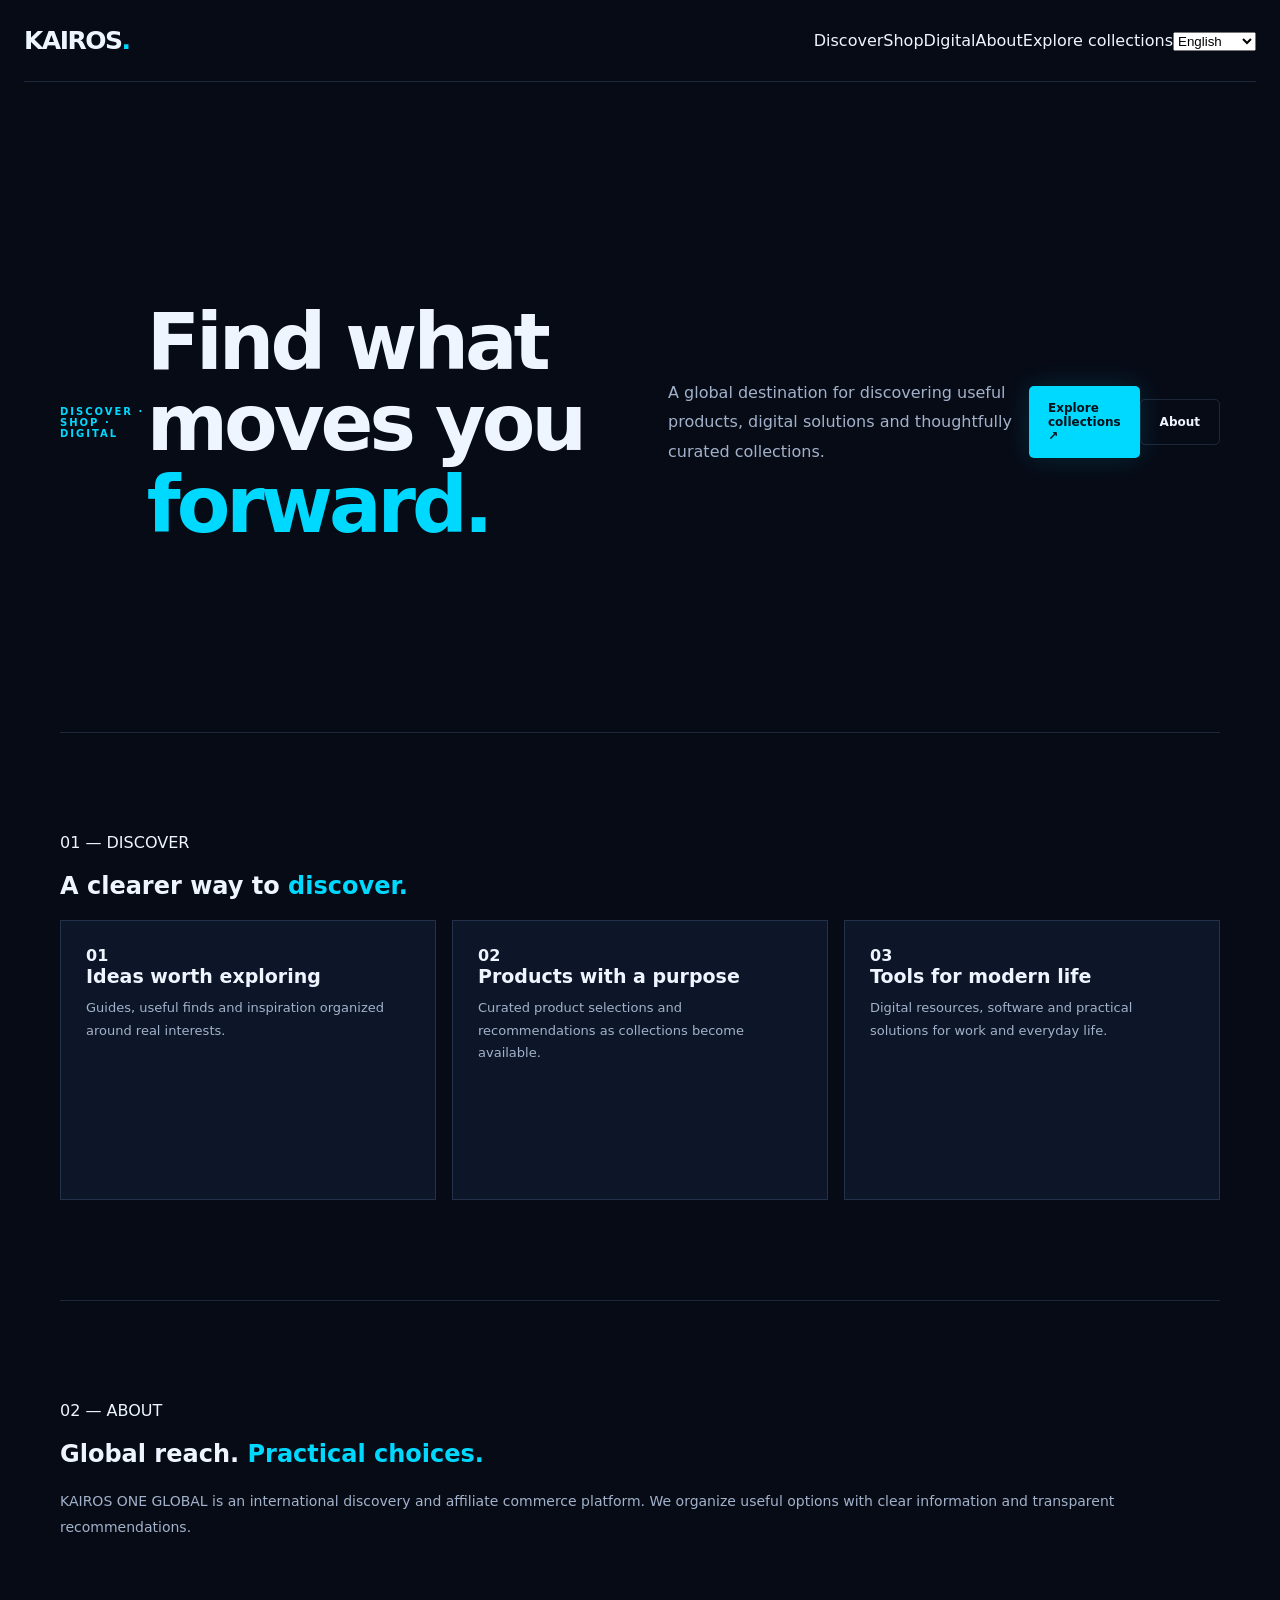
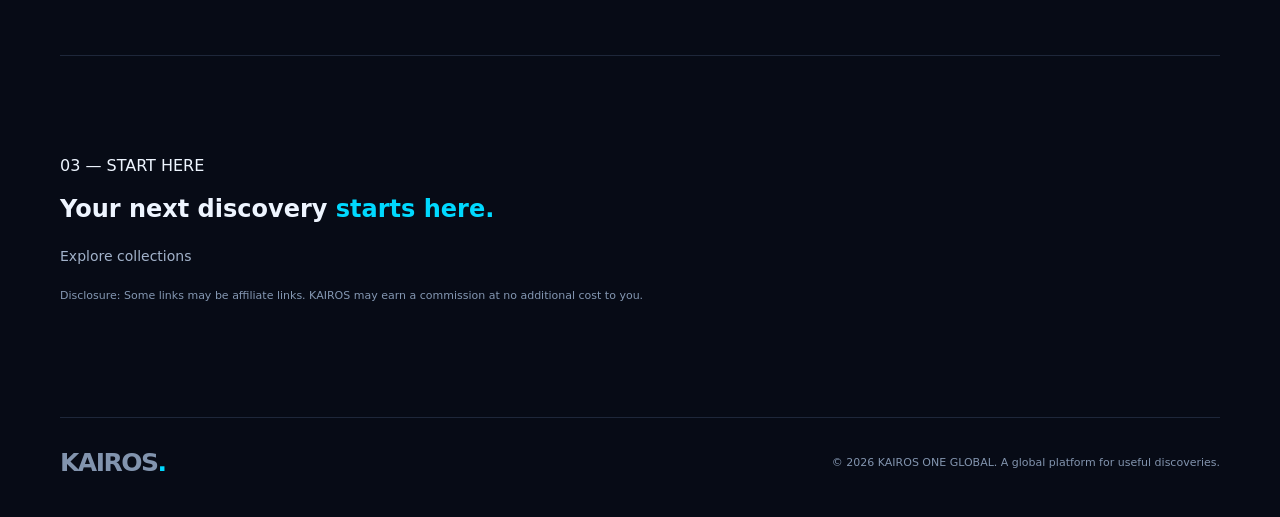
<file: index.html>
<!doctype html><html lang="en"><head><meta charset="utf-8"><meta name="viewport" content="width=device-width,initial-scale=1"><meta name="theme-color" content="#070b16"><meta name="description" content="A global platform for useful products, digital solutions and curated collections."><title>KAIROS ONE GLOBAL | Discover what moves you forward</title><link rel="canonical" href="https://kairosone.shop/"><link rel="alternate" hreflang="en" href="https://kairosone.shop/en/"><link rel="alternate" hreflang="pt-BR" href="https://kairosone.shop/pt-br/"><link rel="alternate" hreflang="es" href="https://kairosone.shop/es/"><link rel="alternate" hreflang="x-default" href="https://kairosone.shop/"><link rel="stylesheet" href="/assets/css/global.css"><script src="/assets/js/global.js" defer></script></head><body><header class="header wrap"><a class="brand" href="/">KAIROS<span>.</span></a><button class="menu" aria-expanded="false" aria-label="Open navigation">Menu</button><nav><a href="#discover">Discover</a><a href="#shop">Shop</a><a href="#digital">Digital</a><a href="#about">About</a><a href="#contact">Explore collections</a><select id="language" aria-label="Language"><option value="/en/" selected>English</option><option value="/pt-br/" >Português</option><option value="/es/" >Español</option></select></nav></header><main><section class="hero wrap"><div class="kicker">DISCOVER · SHOP · DIGITAL</div><h1>Find what moves you <span>forward.</span></h1><p class="lead">A global destination for discovering useful products, digital solutions and thoughtfully curated collections.</p><a class="btn primary" href="#discover">Explore collections ↗</a><a class="btn secondary" href="#about">About</a></section><section class="section wrap" id="discover"><div class="label">01 — DISCOVER</div><h2>A clearer way to <span>discover.</span></h2><div class="grid"><article class="card" id="discover"><b>01</b><h3>Ideas worth exploring</h3><p>Guides, useful finds and inspiration organized around real interests.</p></article><article class="card" id="shop"><b>02</b><h3>Products with a purpose</h3><p>Curated product selections and recommendations as collections become available.</p></article><article class="card" id="digital"><b>03</b><h3>Tools for modern life</h3><p>Digital resources, software and practical solutions for work and everyday life.</p></article></div></section><section class="section wrap" id="about"><div class="label">02 — ABOUT</div><h2>Global reach. <span>Practical choices.</span></h2><p class="copy">KAIROS ONE GLOBAL is an international discovery and affiliate commerce platform. We organize useful options with clear information and transparent recommendations.</p></section><section class="section wrap" id="contact"><div class="label">03 — START HERE</div><h2>Your next discovery <span>starts here.</span></h2><p class="copy">Explore collections</p><p class="disclosure">Disclosure: Some links may be affiliate links. KAIROS may earn a commission at no additional cost to you.</p></section></main><footer class="footer wrap"><a class="brand" href="/">KAIROS<span>.</span></a><span>© <span id="year"></span> KAIROS ONE GLOBAL. A global platform for useful discoveries.</span></footer></body></html>
</file>
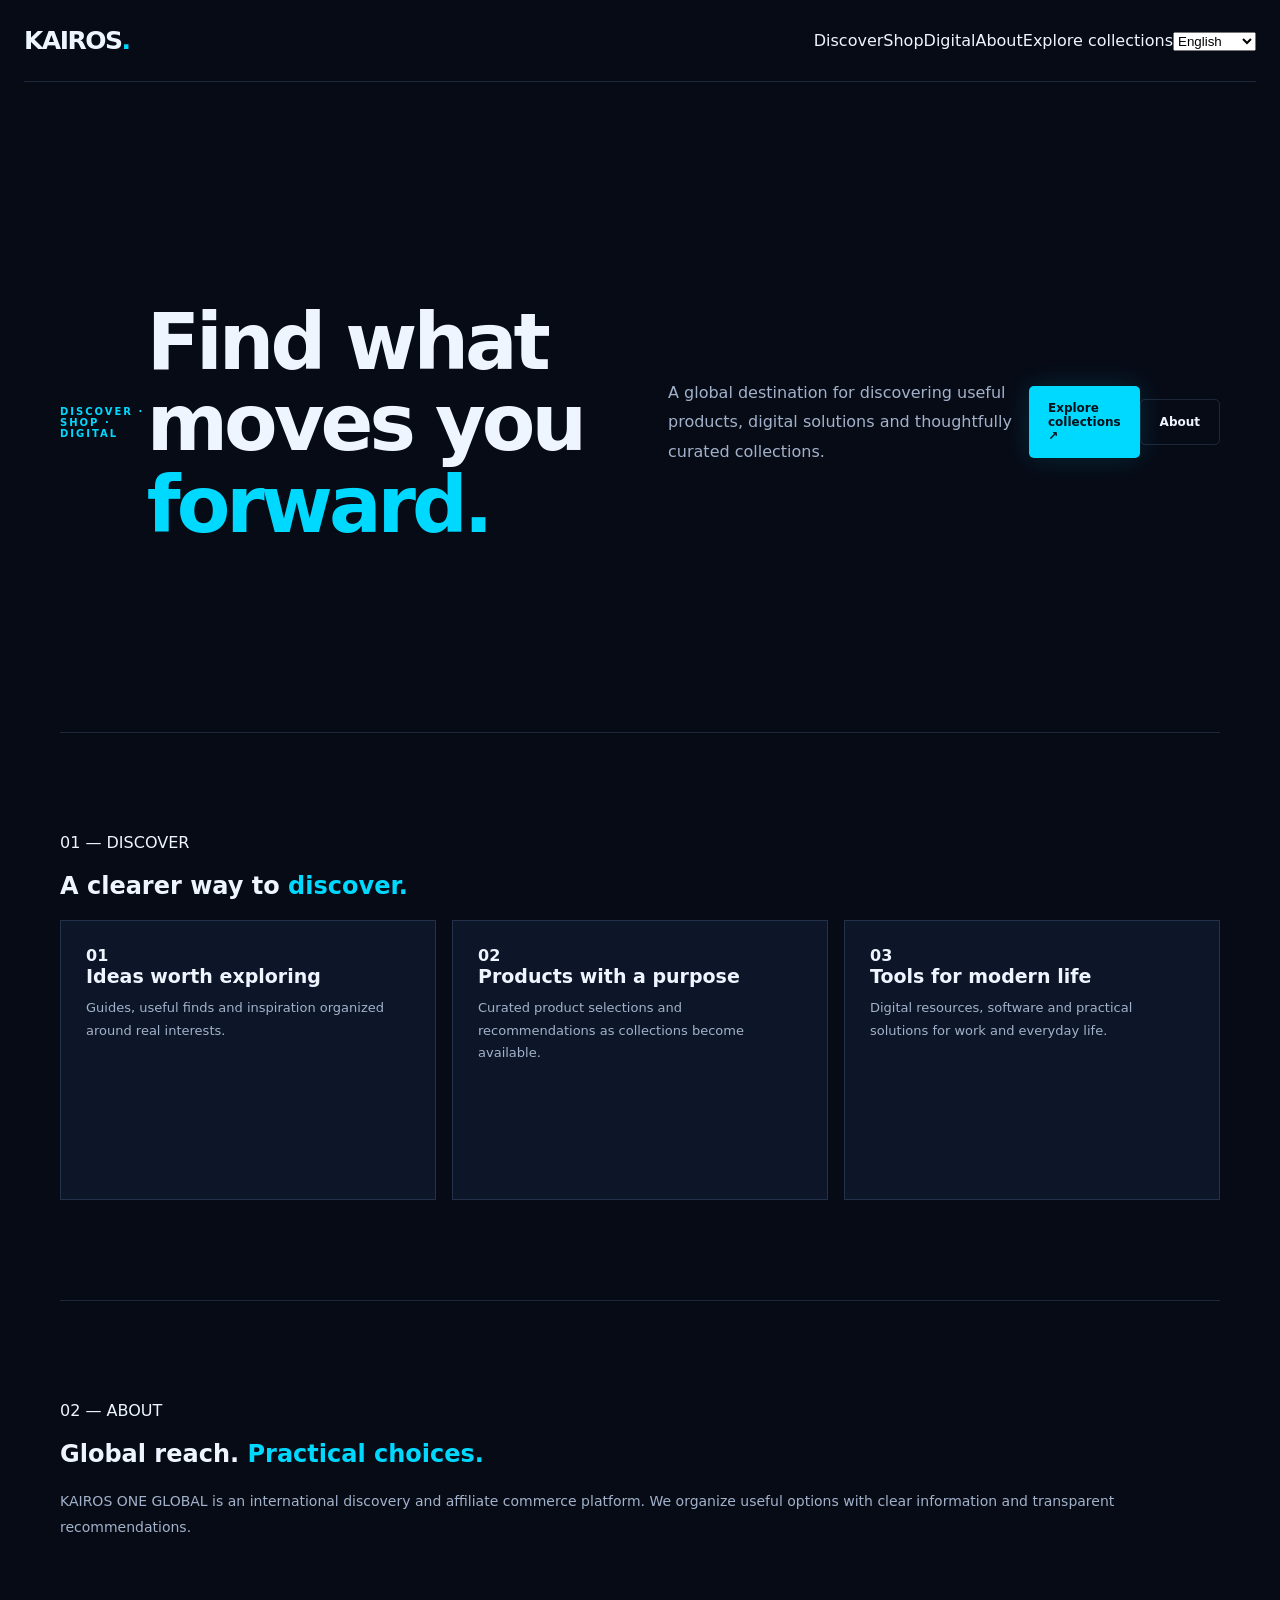
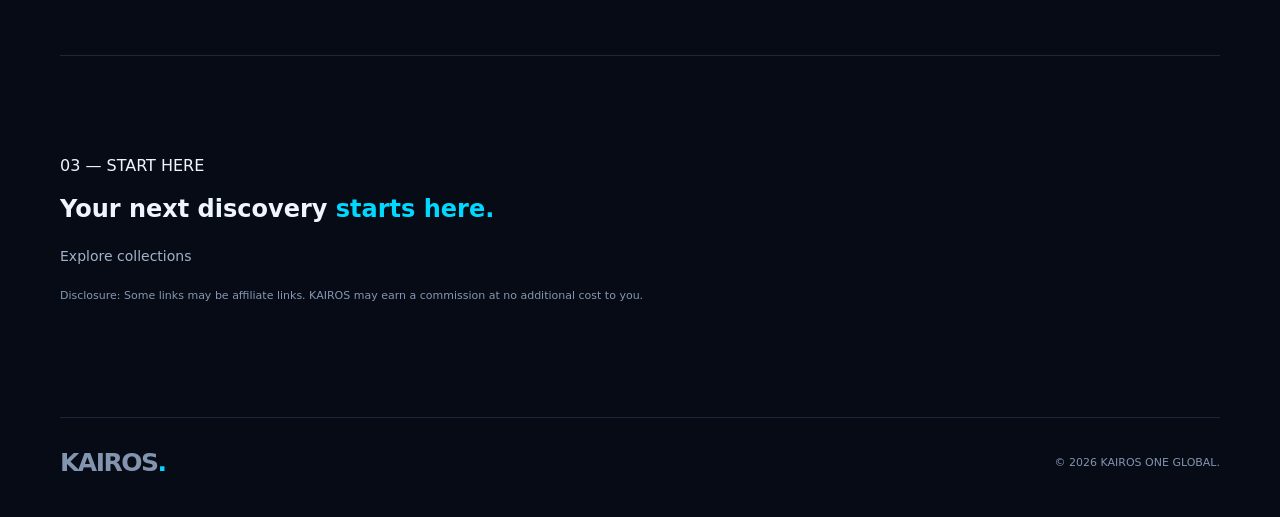
<file: en/index.html>
<!doctype html><html lang="en"><head><meta charset="utf-8"><meta name="viewport" content="width=device-width,initial-scale=1"><meta name="theme-color" content="#070b16"><meta name="description" content="A global platform for useful products, digital solutions and curated collections."><title>KAIROS ONE GLOBAL | Discover what moves you forward</title><link rel="canonical" href="https://kairosone.shop/en/"><link rel="alternate" hreflang="en" href="https://kairosone.shop/en/"><link rel="alternate" hreflang="pt-BR" href="https://kairosone.shop/pt-br/"><link rel="alternate" hreflang="es" href="https://kairosone.shop/es/"><link rel="alternate" hreflang="x-default" href="https://kairosone.shop/"><link rel="stylesheet" href="/assets/css/global.css"><script src="/assets/js/global.js" defer></script></head><body><header class="header wrap"><a class="brand" href="/en/">KAIROS<span>.</span></a><button class="menu" aria-expanded="false" aria-label="Open navigation">Menu</button><nav><a href="#discover">Discover</a><a href="#shop">Shop</a><a href="#digital">Digital</a><a href="#about">About</a><a href="#contact">Explore collections</a><select id="language" aria-label="Language"><option value="/en/" selected>English</option><option value="/pt-br/" >Português</option><option value="/es/" >Español</option></select></nav></header><main><section class="hero wrap"><div class="kicker">DISCOVER · SHOP · DIGITAL</div><h1>Find what moves you <span>forward.</span></h1><p class="lead">A global destination for discovering useful products, digital solutions and thoughtfully curated collections.</p><a class="btn primary" href="#discover">Explore collections ↗</a><a class="btn secondary" href="#about">About</a></section><section class="section wrap" id="discover"><div class="label">01 — DISCOVER</div><h2>A clearer way to <span>discover.</span></h2><div class="grid"><article class="card" id="discover"><b>01</b><h3>Ideas worth exploring</h3><p>Guides, useful finds and inspiration organized around real interests.</p></article><article class="card" id="shop"><b>02</b><h3>Products with a purpose</h3><p>Curated product selections and recommendations as collections become available.</p></article><article class="card" id="digital"><b>03</b><h3>Tools for modern life</h3><p>Digital resources, software and practical solutions for work and everyday life.</p></article></div></section><section class="section wrap" id="about"><div class="label">02 — ABOUT</div><h2>Global reach. <span>Practical choices.</span></h2><p class="copy">KAIROS ONE GLOBAL is an international discovery and affiliate commerce platform. We organize useful options with clear information and transparent recommendations.</p></section><section class="section wrap" id="contact"><div class="label">03 — START HERE</div><h2>Your next discovery <span>starts here.</span></h2><p class="copy">Explore collections</p><p class="disclosure">Disclosure: Some links may be affiliate links. KAIROS may earn a commission at no additional cost to you.</p></section></main><footer class="footer wrap"><a class="brand" href="/en/">KAIROS<span>.</span></a><span>© <span id="year"></span> KAIROS ONE GLOBAL.</span></footer></body></html>
</file>
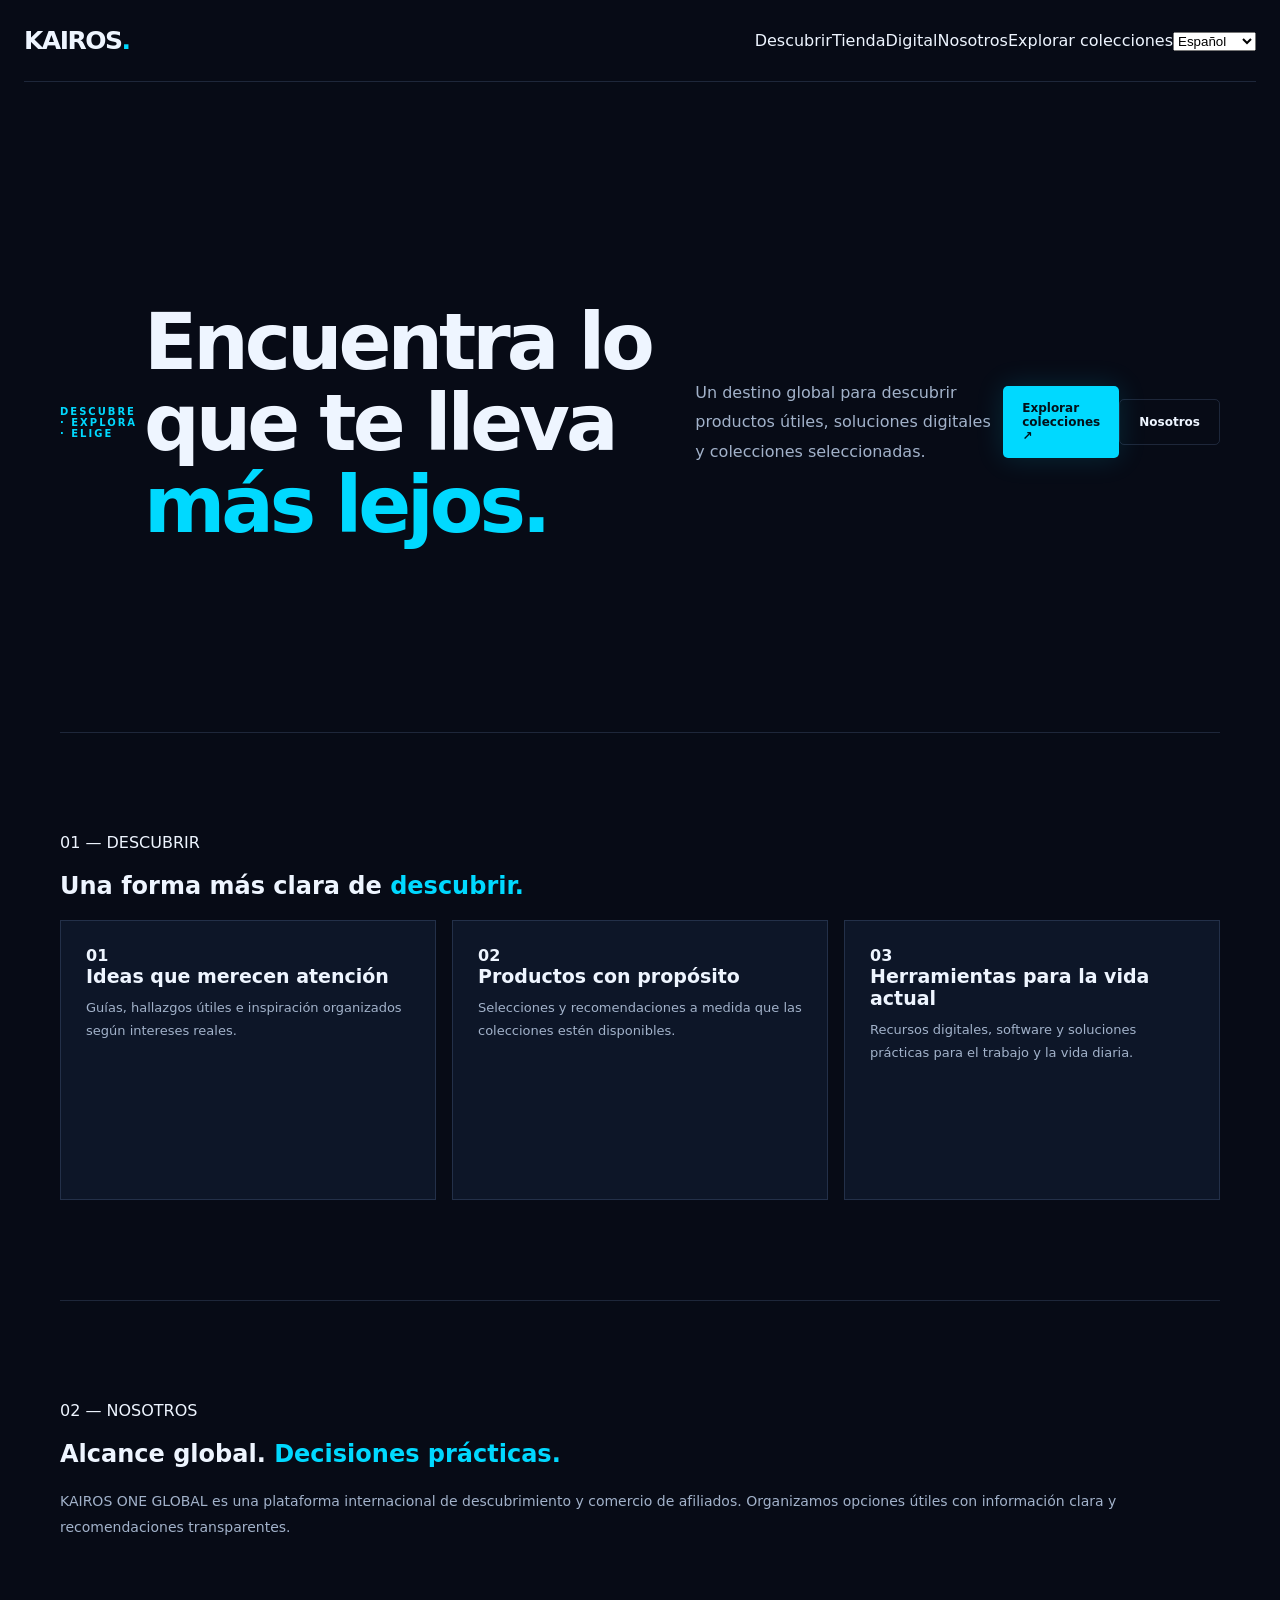
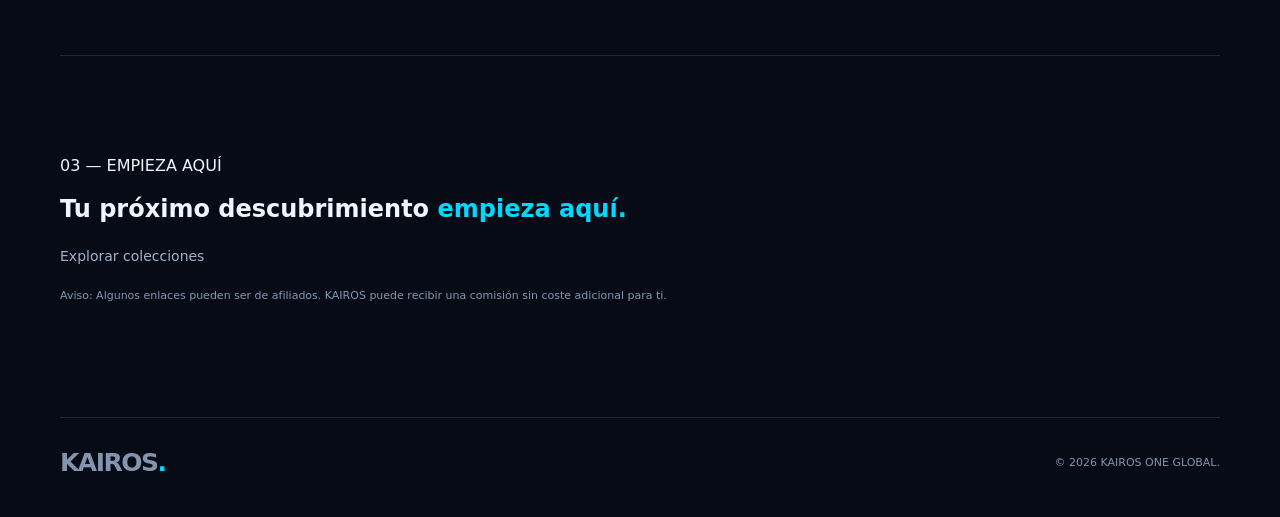
<file: es/index.html>
<!doctype html><html lang="es"><head><meta charset="utf-8"><meta name="viewport" content="width=device-width,initial-scale=1"><meta name="theme-color" content="#070b16"><meta name="description" content="Una plataforma global de descubrimiento y comercio con productos útiles, soluciones digitales y colecciones seleccionadas."><title>KAIROS ONE GLOBAL | Descubre lo que te impulsa</title><link rel="canonical" href="https://kairosone.shop/es/"><link rel="alternate" hreflang="en" href="https://kairosone.shop/en/"><link rel="alternate" hreflang="pt-BR" href="https://kairosone.shop/pt-br/"><link rel="alternate" hreflang="es" href="https://kairosone.shop/es/"><link rel="alternate" hreflang="x-default" href="https://kairosone.shop/"><link rel="stylesheet" href="/assets/css/global.css"><script src="/assets/js/global.js" defer></script></head><body><header class="header wrap"><a class="brand" href="/es/">KAIROS<span>.</span></a><button class="menu" aria-expanded="false" aria-label="Open navigation">Menu</button><nav><a href="#discover">Descubrir</a><a href="#shop">Tienda</a><a href="#digital">Digital</a><a href="#about">Nosotros</a><a href="#contact">Explorar colecciones</a><select id="language" aria-label="Language"><option value="/en/" >English</option><option value="/pt-br/" >Português</option><option value="/es/" selected>Español</option></select></nav></header><main><section class="hero wrap"><div class="kicker">DESCUBRE · EXPLORA · ELIGE</div><h1>Encuentra lo que te lleva <span>más lejos.</span></h1><p class="lead">Un destino global para descubrir productos útiles, soluciones digitales y colecciones seleccionadas.</p><a class="btn primary" href="#discover">Explorar colecciones ↗</a><a class="btn secondary" href="#about">Nosotros</a></section><section class="section wrap" id="discover"><div class="label">01 — DESCUBRIR</div><h2>Una forma más clara de <span>descubrir.</span></h2><div class="grid"><article class="card" id="discover"><b>01</b><h3>Ideas que merecen atención</h3><p>Guías, hallazgos útiles e inspiración organizados según intereses reales.</p></article><article class="card" id="shop"><b>02</b><h3>Productos con propósito</h3><p>Selecciones y recomendaciones a medida que las colecciones estén disponibles.</p></article><article class="card" id="digital"><b>03</b><h3>Herramientas para la vida actual</h3><p>Recursos digitales, software y soluciones prácticas para el trabajo y la vida diaria.</p></article></div></section><section class="section wrap" id="about"><div class="label">02 — NOSOTROS</div><h2>Alcance global. <span>Decisiones prácticas.</span></h2><p class="copy">KAIROS ONE GLOBAL es una plataforma internacional de descubrimiento y comercio de afiliados. Organizamos opciones útiles con información clara y recomendaciones transparentes.</p></section><section class="section wrap" id="contact"><div class="label">03 — EMPIEZA AQUÍ</div><h2>Tu próximo descubrimiento <span>empieza aquí.</span></h2><p class="copy">Explorar colecciones</p><p class="disclosure">Aviso: Algunos enlaces pueden ser de afiliados. KAIROS puede recibir una comisión sin coste adicional para ti.</p></section></main><footer class="footer wrap"><a class="brand" href="/es/">KAIROS<span>.</span></a><span>© <span id="year"></span> KAIROS ONE GLOBAL.</span></footer></body></html>
</file>
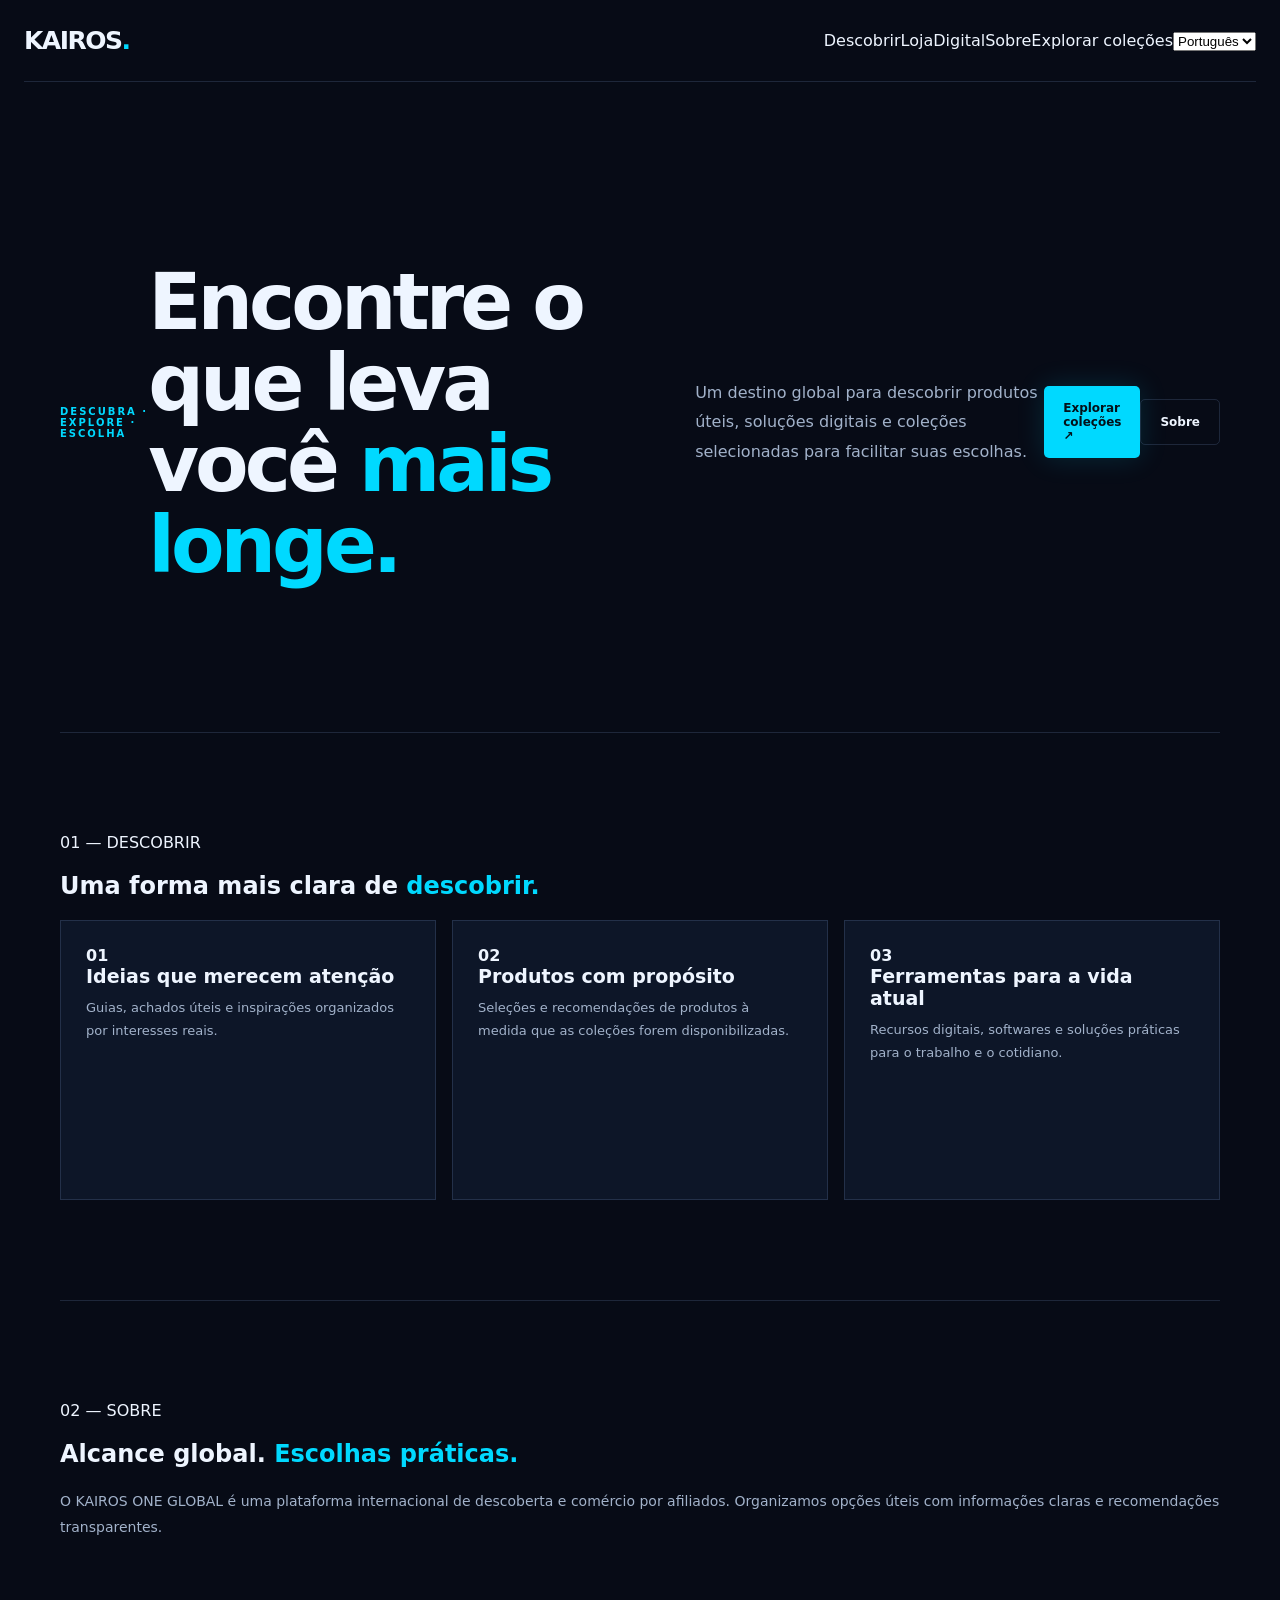
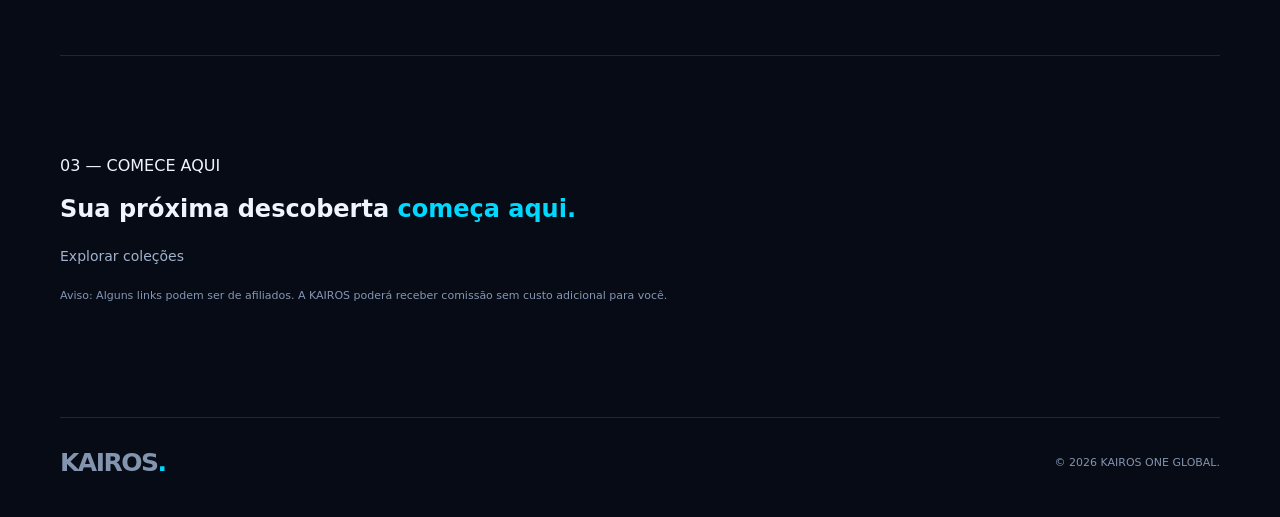
<file: pt-br/index.html>
<!doctype html><html lang="pt-BR"><head><meta charset="utf-8"><meta name="viewport" content="width=device-width,initial-scale=1"><meta name="theme-color" content="#070b16"><meta name="description" content="Uma plataforma global de descoberta e comércio com produtos úteis, soluções digitais e coleções selecionadas."><title>KAIROS ONE GLOBAL | Descubra o que impulsiona você</title><link rel="canonical" href="https://kairosone.shop/pt-br/"><link rel="alternate" hreflang="en" href="https://kairosone.shop/en/"><link rel="alternate" hreflang="pt-BR" href="https://kairosone.shop/pt-br/"><link rel="alternate" hreflang="es" href="https://kairosone.shop/es/"><link rel="alternate" hreflang="x-default" href="https://kairosone.shop/"><link rel="stylesheet" href="/assets/css/global.css"><script src="/assets/js/global.js" defer></script></head><body><header class="header wrap"><a class="brand" href="/pt-br/">KAIROS<span>.</span></a><button class="menu" aria-expanded="false" aria-label="Open navigation">Menu</button><nav><a href="#discover">Descobrir</a><a href="#shop">Loja</a><a href="#digital">Digital</a><a href="#about">Sobre</a><a href="#contact">Explorar coleções</a><select id="language" aria-label="Language"><option value="/en/" >English</option><option value="/pt-br/" selected>Português</option><option value="/es/" >Español</option></select></nav></header><main><section class="hero wrap"><div class="kicker">DESCUBRA · EXPLORE · ESCOLHA</div><h1>Encontre o que leva você <span>mais longe.</span></h1><p class="lead">Um destino global para descobrir produtos úteis, soluções digitais e coleções selecionadas para facilitar suas escolhas.</p><a class="btn primary" href="#discover">Explorar coleções ↗</a><a class="btn secondary" href="#about">Sobre</a></section><section class="section wrap" id="discover"><div class="label">01 — DESCOBRIR</div><h2>Uma forma mais clara de <span>descobrir.</span></h2><div class="grid"><article class="card" id="discover"><b>01</b><h3>Ideias que merecem atenção</h3><p>Guias, achados úteis e inspirações organizados por interesses reais.</p></article><article class="card" id="shop"><b>02</b><h3>Produtos com propósito</h3><p>Seleções e recomendações de produtos à medida que as coleções forem disponibilizadas.</p></article><article class="card" id="digital"><b>03</b><h3>Ferramentas para a vida atual</h3><p>Recursos digitais, softwares e soluções práticas para o trabalho e o cotidiano.</p></article></div></section><section class="section wrap" id="about"><div class="label">02 — SOBRE</div><h2>Alcance global. <span>Escolhas práticas.</span></h2><p class="copy">O KAIROS ONE GLOBAL é uma plataforma internacional de descoberta e comércio por afiliados. Organizamos opções úteis com informações claras e recomendações transparentes.</p></section><section class="section wrap" id="contact"><div class="label">03 — COMECE AQUI</div><h2>Sua próxima descoberta <span>começa aqui.</span></h2><p class="copy">Explorar coleções</p><p class="disclosure">Aviso: Alguns links podem ser de afiliados. A KAIROS poderá receber comissão sem custo adicional para você.</p></section></main><footer class="footer wrap"><a class="brand" href="/pt-br/">KAIROS<span>.</span></a><span>© <span id="year"></span> KAIROS ONE GLOBAL.</span></footer></body></html>
</file>
<file: assets/css/global.css>
:root{--bg:#070b16;--surface:#0d1628;--surface2:#111d35;--line:rgba(132,165,220,.18);--text:#eef5ff;--muted:#a2b2ca;--cyan:#00d9ff;--violet:#8b5cf6;--font:Inter,system-ui,sans-serif}*{box-sizing:border-box}html{scroll-behavior:smooth;scroll-padding-top:90px}body{margin:0;background:var(--bg);color:var(--text);font-family:var(--font);overflow-x:hidden}a{color:inherit;text-decoration:none}.glow{position:absolute;pointer-events:none;width:500px;height:500px;border-radius:50%;filter:blur(120px);opacity:.13;z-index:-1}.glow-a{top:0;left:-260px;background:var(--cyan)}.glow-b{top:900px;right:-260px;background:var(--violet)}.wrap{width:min(1160px,calc(100% - 48px));margin:auto}.header{height:82px;width:min(1320px,calc(100% - 48px));margin:auto;display:flex;align-items:center;justify-content:space-between;border-bottom:1px solid var(--line);position:relative;z-index:10}.brand{font-size:25px;font-weight:800;letter-spacing:-1.5px}.brand span{color:var(--cyan)}.nav{display:flex;align-items:center;gap:30px;font-size:13px;color:#c3d0e4}.nav a:hover,.footer a:hover{color:var(--cyan)}.nav-cta{border:1px solid var(--line);padding:11px 15px;border-radius:5px}.language{position:relative}.language select{background:#101b30;color:var(--text);border:1px solid var(--line);border-radius:5px;padding:9px 10px;font:inherit;font-size:12px}.menu{display:none;background:none;border:1px solid var(--line);color:var(--text);border-radius:5px;padding:9px 12px}.hero{min-height:650px;padding:120px 0 90px;position:relative;display:flex;align-items:center}.hero-copy{max-width:720px;position:relative;z-index:2}.kicker,.section-kicker,.tag{font-size:10px;letter-spacing:2px;font-weight:700;color:var(--cyan);text-transform:uppercase}.dot{display:inline-block;width:7px;height:7px;border-radius:50%;background:var(--cyan);margin-right:9px;box-shadow:0 0 16px var(--cyan)}h1{font-size:clamp(44px,6.4vw,78px);line-height:1.04;letter-spacing:-4px;margin:26px 0 22px;font-weight:750}h1 span,h2 span{color:var(--cyan)}.lead{max-width:610px;color:var(--muted);font-size:16px;line-height:1.85}.actions{display:flex;gap:14px;flex-wrap:wrap;margin-top:34px}.btn{display:inline-flex;align-items:center;justify-content:center;padding:15px 19px;border-radius:5px;font-size:12px;font-weight:700;transition:.2s}.btn:hover{transform:translateY(-2px)}.primary{background:var(--cyan);color:#03111a;box-shadow:0 0 28px rgba(0,217,255,.15)}.secondary{border:1px solid var(--line);color:var(--text)}.hero-art{position:absolute;right:10px;top:120px;width:390px;height:390px;display:grid;place-items:center;opacity:.85}.orb{position:absolute;border:1px solid rgba(0,217,255,.28);border-radius:50%;width:350px;height:210px;transform:rotate(-28deg)}.orb.two{width:390px;height:280px;transform:rotate(48deg);border-color:rgba(139,92,246,.35)}.core{width:130px;height:130px;border:1px solid rgba(0,217,255,.7);border-radius:30px;display:grid;place-items:center;background:linear-gradient(145deg,#142b48,#091322);box-shadow:0 0 75px rgba(0,217,255,.16),inset 0 0 40px rgba(0,217,255,.1);transform:rotate(-12deg)}.core b{font-size:72px;letter-spacing:-8px;transform:rotate(12deg)}.hero-meta{position:absolute;bottom:30px;left:0;right:0;border-top:1px solid var(--line);padding-top:15px;display:flex;justify-content:space-between;color:#7185a2;font-size:9px;letter-spacing:1.6px}.section{padding:100px 0;border-top:1px solid var(--line)}.section-head{display:flex;justify-content:space-between;align-items:end;gap:30px;margin-bottom:38px}.section-head h2,.about h2,.contact h2{font-size:clamp(32px,4.4vw,52px);letter-spacing:-2px;line-height:1.12;margin:15px 0 0}.section-head>p{max-width:330px;color:var(--muted);font-size:13px;line-height:1.8}.grid{display:grid;grid-template-columns:repeat(3,1fr);gap:16px}.card{min-height:280px;padding:25px;background:var(--surface);border:1px solid var(--line);position:relative;transition:.25s}.card:hover{transform:translateY(-4px);border-color:rgba(0,217,255,.55)}.card.featured{background:linear-gradient(145deg,#10243b,#0b1526)}.card-top{display:flex;justify-content:space-between;align-items:center}.num{font-size:11px;color:#7185a2}.card-icon{font-size:34px;color:var(--cyan);margin:38px 0 18px}.card h3{font-size:19px;margin:0 0 10px}.card p{font-size:13px;color:var(--muted);line-height:1.75;margin:0}.card .small-link{display:inline-block;margin-top:22px;color:var(--cyan);font-size:11px;font-weight:700}.about-grid{display:grid;grid-template-columns:1fr 1fr;gap:80px}.copy{color:var(--muted);font-size:14px;line-height:1.9}.principles{display:grid;gap:0}.principle{display:flex;gap:22px;padding:18px 0;border-bottom:1px solid var(--line)}.principle strong{color:var(--cyan);font-size:11px}.principle h3{font-size:14px;margin:0 0 6px}.principle p{font-size:12px;color:var(--muted);margin:0;line-height:1.7}.contact-panel{padding:55px;background:linear-gradient(120deg,#10243c,#0b1425);border:1px solid var(--line);position:relative;overflow:hidden}.contact-panel:after{content:'K.';position:absolute;right:35px;bottom:-80px;font-size:280px;font-weight:800;color:rgba(0,217,255,.035);pointer-events:none}.contact-panel p{max-width:540px;color:var(--muted);font-size:14px;line-height:1.8}.footer{padding:30px 0 40px;border-top:1px solid var(--line);display:flex;justify-content:space-between;align-items:center;gap:20px;color:#8294ae;font-size:11px}.footer-links{display:flex;gap:20px}.disclosure{font-size:11px;color:#8497b2;line-height:1.7;margin-top:18px;max-width:820px}.lang-chooser{display:flex;gap:12px;flex-wrap:wrap;margin-top:30px}.lang-chooser a{padding:14px 18px;border:1px solid var(--line);border-radius:6px;background:var(--surface);font-size:13px}.lang-chooser a:hover{border-color:var(--cyan);color:var(--cyan)}@media(max-width:900px){.hero-art{right:-80px;opacity:.28}.hero-copy{max-width:720px}.grid{grid-template-columns:1fr 1fr}.about-grid{gap:35px}}@media(max-width:680px){.header{height:72px}.menu{display:block}.nav{display:none;position:absolute;top:72px;left:0;right:0;background:#0b1425;border:1px solid var(--line);padding:18px;flex-direction:column;align-items:stretch;gap:18px}.nav.open{display:flex}.language{display:block}.hero{min-height:650px;padding:90px 0 105px}.hero-art{top:155px;right:-160px;transform:scale(.82);opacity:.18}h1{letter-spacing:-2.5px}.hero-meta{font-size:8px;gap:12px}.section{padding:75px 0}.section-head{display:block}.section-head>p{margin-top:20px}.grid,.about-grid{grid-template-columns:1fr}.contact-panel{padding:30px 24px}.footer{align-items:flex-start;flex-direction:column}.footer-links{flex-wrap:wrap}.wrap{width:min(100% - 36px,1160px)}}@media(prefers-reduced-motion:reduce){html{scroll-behavior:auto}*,*:before,*:after{transition:none!important}}
</file>
